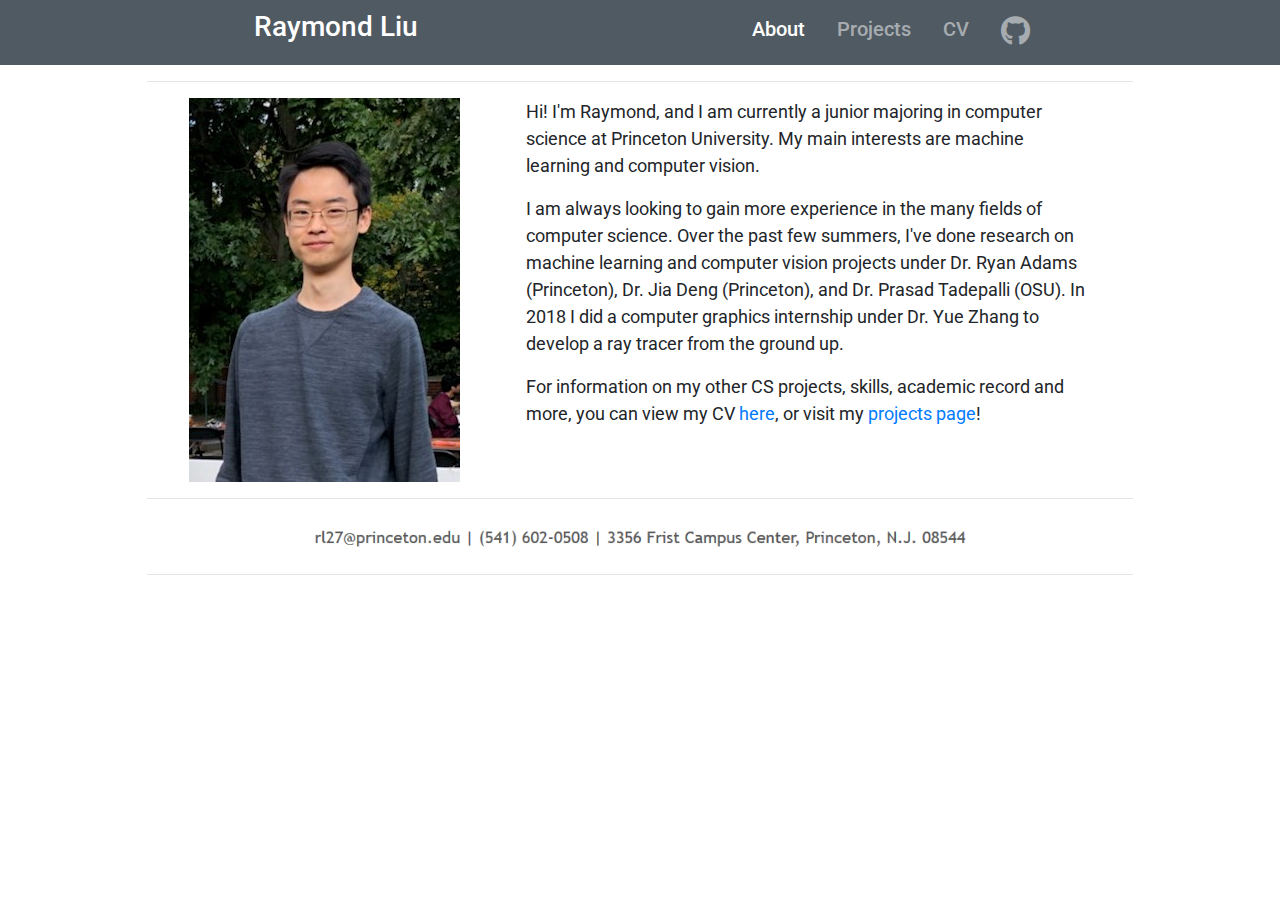
<file: index.html>
<!DOCTYPE html>
<html>
    <head><meta http-equiv="Content-Type" content="text/html; charset=utf-8">
    <!--<meta name="viewport" content="width=device-width, initial-scale=1.0">-->

    <title>Raymond Liu</title>

    <link href="https://fonts.googleapis.com/css?family=Roboto:100,400,700" rel="stylesheet">

    <link rel="stylesheet" href="https://maxcdn.bootstrapcdn.com/bootstrap/4.5.2/css/bootstrap.min.css">
    <link rel="stylesheet" href="https://maxcdn.bootstrapcdn.com/font-awesome/4.7.0/css/font-awesome.min.css" media="screen">
    <script src="https://ajax.googleapis.com/ajax/libs/jquery/3.5.1/jquery.min.js"></script>
    <script src="https://maxcdn.bootstrapcdn.com/bootstrap/4.5.2/js/bootstrap.min.js"></script>
    <link rel="stylesheet" href="assets/style.css" media="screen">

    <!-- Font awesome 5 (for icons) -->
    <link rel="stylesheet" href="https://cdnjs.cloudflare.com/ajax/libs/font-awesome/5.15.3/css/all.min.css ">

    <link rel="icon" type="image/png" href="assets/img/favicon_32x32.png" sizes="32x32" />
    <link rel="icon" type="image/png" href="assets/img/favicon_16x16.png" sizes="16x16" />

    </head>

    <body>

    <header>
    <nav class="navbar navbar-expand-md py-0 navbar-dark bg-faded justify-content-center">
        <div class="row" id="wrapper">
            <a class="navbar-brand" href="#"><h3>Raymond Liu</h3></a>
            <button class="navbar-toggler" type="button" data-toggle="collapse" data-target="#collapsibleNavbar">
                <span class="navbar-toggler-icon"></span>
            </button>
            <div class="collapse navbar-collapse" id="collapsibleNavbar">
                <ul class="navbar-nav ml-auto">
                    <li class="p-2 nav-item active"><a class="nav-link" href=""><h5>About</h5></a></li>
                    <li class="p-2 nav-item"><a class="nav-link" href="projects"><h5>Projects</h5></a></li>
                    <li class="p-2 nav-item"><a class="nav-link" href="assets/pdf/rl-cv.pdf" target="_blank"><h5>CV</h5></a></li>
                    <li class="p-2 nav-item"><a class="nav-link" href="https://github.com/rl27" target="_blank"><i class="fab fa-github" style="font-size:30px;"></i></a></li>
                </ul>
            </div>
        </div>
    </nav>
    </header>

    <main class="container">
        <hr>

        <div class="row justify-content-center">
            <div class="col-sm-4">
                <img class="img-fluid" id="profile" src="assets/img/profile2.jpg" alt="Me">
            </div>
		
            <div class="col-sm-7" id="description" style="padding-left:1vw;">
                <p>Hi! I'm Raymond, and I am currently a junior majoring in computer science at Princeton University. My main interests are machine learning and computer vision.</p>
                <p>I am always looking to gain more experience in the many fields of computer science. Over the past few summers, I've done research on machine learning and computer vision projects under Dr. Ryan Adams (Princeton), Dr. Jia Deng (Princeton), and Dr. Prasad Tadepalli (OSU). In 2018 I did a computer graphics internship under Dr. Yue Zhang to develop a ray tracer from the ground up.</p>
                <p>For information on my other CS projects, skills, academic record and more, you can view my CV <a href="assets/pdf/rl-cv.pdf" target="_blank">here</a>, or visit my <a href="https://www.cs.princeton.edu/~rl27/projects/">projects page</a>!</p>
                </p>
            </div>
        </div>

        <hr>

            <div class="col-sm-12" id="footer">
                <img class="img-fluid" src="assets/img/contact.png">
            </div>
			
        <hr>

    </main>

    </body>

</html>
</file>
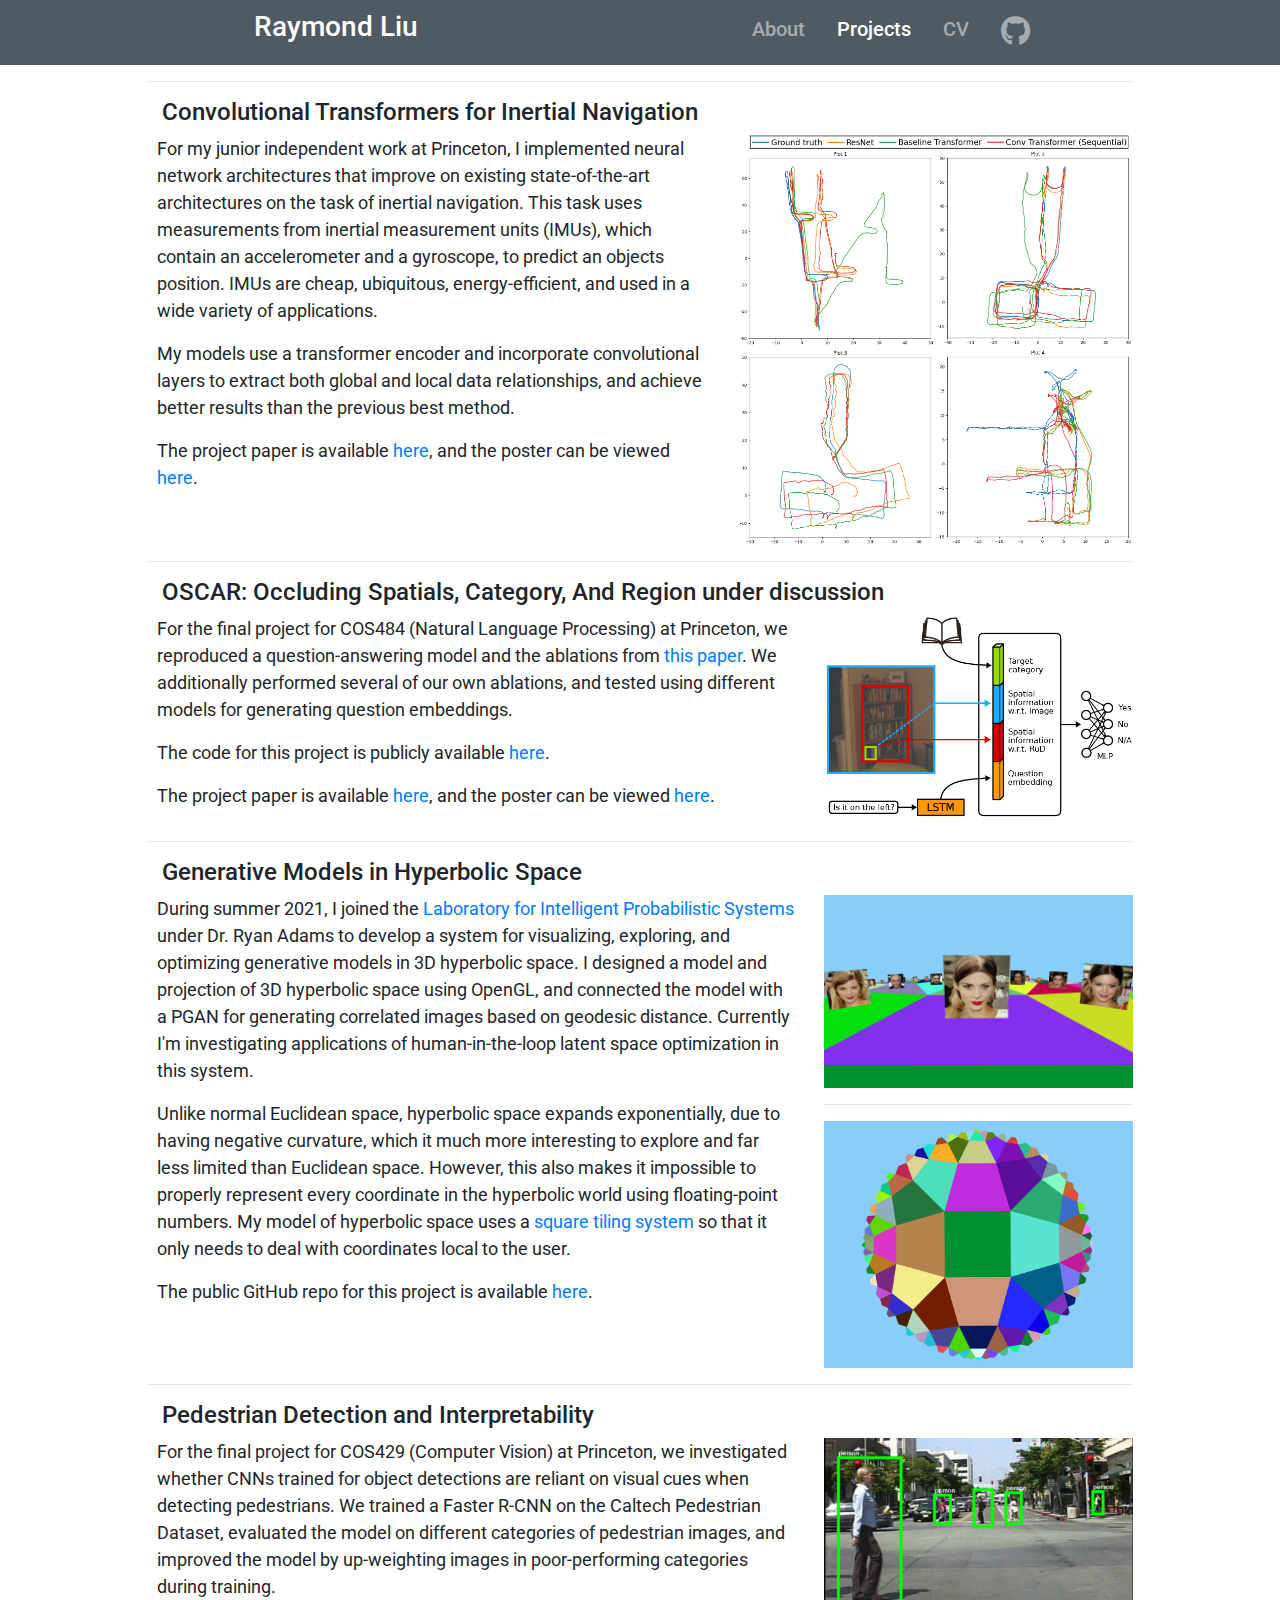
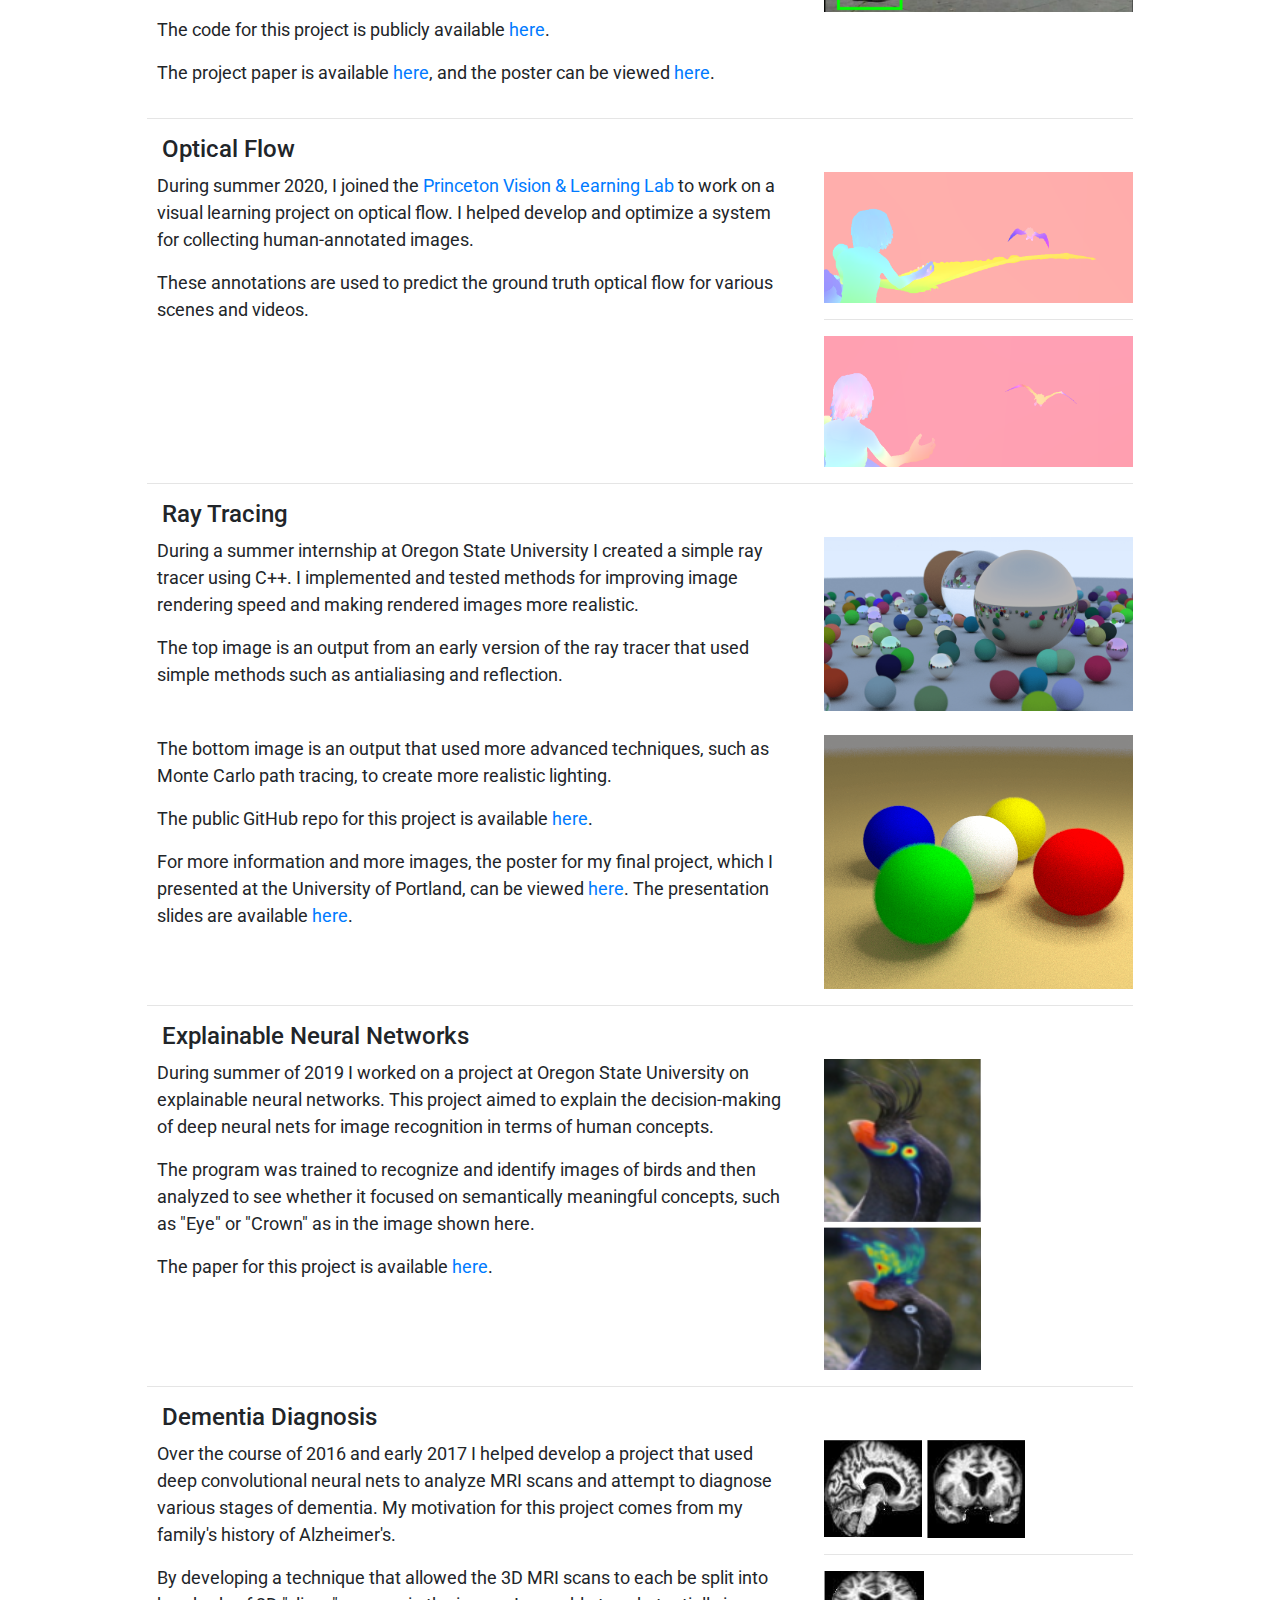
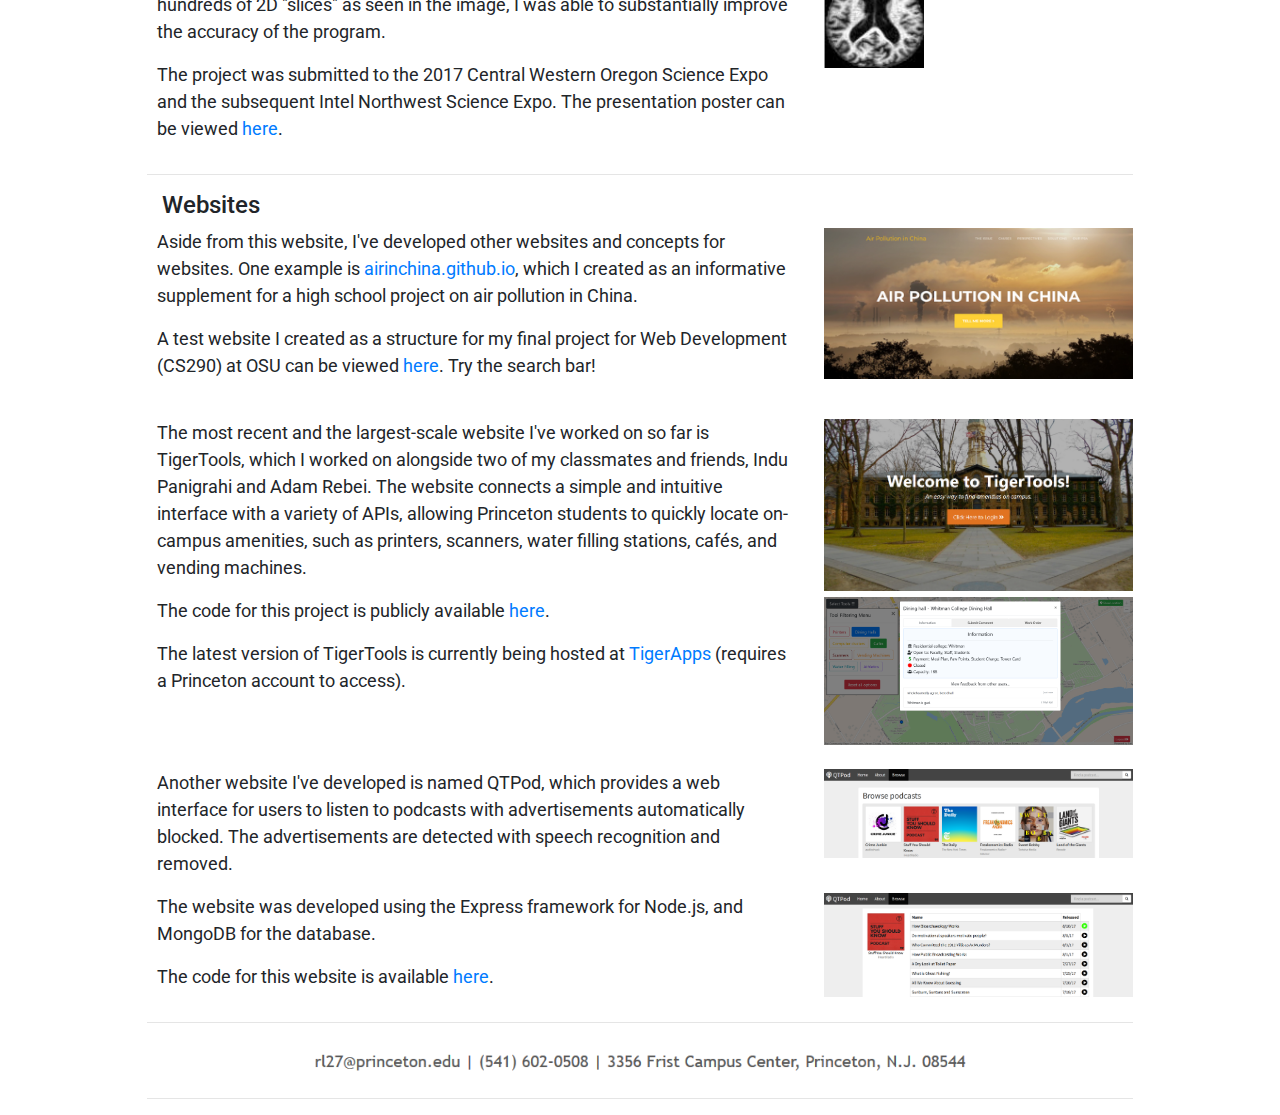
<file: projects/index.html>
<!DOCTYPE html>
<html>
    <head><meta http-equiv="Content-Type" content="text/html; charset=utf-8">
    <!--<meta name="viewport" content="width=device-width, initial-scale=1.0">-->

    <title>Raymond Liu</title>

    <link href="https://fonts.googleapis.com/css?family=Roboto:100,400,700" rel="stylesheet">

    <link rel="stylesheet" href="https://maxcdn.bootstrapcdn.com/bootstrap/4.5.2/css/bootstrap.min.css">
    <link rel="stylesheet" href="https://maxcdn.bootstrapcdn.com/font-awesome/4.7.0/css/font-awesome.min.css" media="screen">
    <script src="https://ajax.googleapis.com/ajax/libs/jquery/3.5.1/jquery.min.js"></script>
    <script src="https://maxcdn.bootstrapcdn.com/bootstrap/4.5.2/js/bootstrap.min.js"></script>
    <link rel="stylesheet" href="../assets/style.css" media="screen">

    <!-- Font awesome 5 (for icons) -->
    <link rel="stylesheet" href="https://cdnjs.cloudflare.com/ajax/libs/font-awesome/5.15.3/css/all.min.css ">

    <link rel="icon" type="image/png" href="../assets/img/favicon_32x32.png" sizes="32x32" />
    <link rel="icon" type="image/png" href="../assets/img/favicon_16x16.png" sizes="16x16" />

    </head>

    <body>

    <header>
    <nav class="navbar navbar-expand-md py-0 navbar-dark bg-faded justify-content-center">
        <div class="row" id="wrapper">
            <a class="navbar-brand" href="#"><h3>Raymond Liu</h3></a>
            <button class="navbar-toggler" type="button" data-toggle="collapse" data-target="#collapsibleNavbar">
                <span class="navbar-toggler-icon"></span>
            </button>
            <div class="collapse navbar-collapse" id="collapsibleNavbar">
                <ul class="navbar-nav ml-auto">
                    <li class="p-2 nav-item"><a class="nav-link" href="../"><h5>About</h5></a></li>
                    <li class="p-2 nav-item active"><a class="nav-link" href="../projects"><h5>Projects</h5></a></li>
                    <li class="p-2 nav-item"><a class="nav-link" href="../assets/pdf/rl-cv.pdf" target="_blank"><h5>CV</h5></a></li>
                    <li class="p-2 nav-item"><a class="nav-link" href="https://github.com/rl27" target="_blank"><i class="fab fa-github" style="font-size:30px;"></i></a></li>
                </ul>
            </div>
        </div>
    </nav>
    </header>

    <main class="container">

    <hr>
    <div class="col">
        <h4>Convolutional Transformers for Inertial Navigation</h4>
    </div>
    <div class="row">
        <div class="col-sm-7" id="description">
            <p>For my junior independent work at Princeton, I implemented neural network architectures that improve on existing state-of-the-art architectures on the task of inertial navigation. This task uses measurements from inertial measurement units (IMUs), which contain an accelerometer and a gyroscope, to predict an objects position. IMUs are cheap, ubiquitous, energy-efficient, and used in a wide variety of applications.</p>
            <p>My models use a transformer encoder and incorporate convolutional layers to extract both global and local data relationships, and achieve better results than the previous best method.</p>
            <p>The project paper is available <a href="../assets/pdf/iw_report.pdf">here</a>, and the poster can be viewed <a href="../assets/img/iw_poster.pdf">here</a>.</p>
        </div>

        <div class="col">
            <img class="img-fluid" src="../assets/img/cvit.png" alt="Ground truth and predicted trajectories from various models.">
        </div>
    </div>

    <hr>
    <div class="col">
        <h4>OSCAR: Occluding Spatials, Category, And Region under discussion</h4>
    </div>
    <div class="row">
        <div class="col-sm-8" id="description">
            <p>For the final project for COS484 (Natural Language Processing) at Princeton, we reproduced a question-answering model and the ablations from <a href="https://aclanthology.org/2021.emnlp-main.390.pdf" target="_blank">this paper</a>. We additionally performed several of our own ablations, and tested using different models for generating question embeddings.</p>
            <p>The code for this project is publicly available <a href="https://github.com/ind1010/Region-under-discussion-for-visual-dialog" target="_blank">here</a>.</p>
            <p>The project paper is available <a href="../assets/pdf/COS484_Report.pdf">here</a>, and the poster can be viewed <a href="../assets/img/484poster.pdf">here</a>.</p>
        </div>

        <div class="col">
            <img class="img-fluid" src="../assets/img/qcs_rud.png" alt="The QCS+RuD model.">
        </div>
    </div>

    <hr>
    <div class="col">
        <h4>Generative Models in Hyperbolic Space</h4>
    </div>
    <div class="row">
        <div class="col-sm-8" id="description">
            <p>During summer 2021, I joined the <a href="https://lips.cs.princeton.edu/" target="_blank">Laboratory for Intelligent Probabilistic Systems</a> under Dr. Ryan Adams to develop a system for visualizing, exploring, and optimizing generative models in 3D hyperbolic space. I designed a model and projection of 3D hyperbolic space using OpenGL, and connected the model with a PGAN for generating correlated images based on geodesic distance. Currently I'm investigating applications of human-in-the-loop latent space optimization in this system.</p>
            <p>Unlike normal Euclidean space, hyperbolic space expands exponentially, due to having negative curvature, which it much more interesting to explore and far less limited than Euclidean space. However, this also makes it impossible to properly represent every coordinate in the hyperbolic world using floating-point numbers. My model of hyperbolic space uses a <a href="https://en.wikipedia.org/wiki/Order-5_square_tiling" target="_blank">square tiling system</a> so that it only needs to deal with coordinates local to the user.</p>
            <p>The public GitHub repo for this project is available <a href="https://github.com/rl27/Mercator" target="_blank">here</a>.</p>
        </div>

        <div class="col">
            <img class="img-fluid" src="../assets/img/disk3.png" alt="Hyperbolic space">
            <hr>
            <img class="img-fluid" src="../assets/img/disk.png" alt="Hyperbolic space">
        </div>
    </div>

    <hr>
    <div class="col">
        <h4>Pedestrian Detection and Interpretability</h4>
    </div>
    <div class="row">
        <div class="col-sm-8" id="description">
            <p>For the final project for COS429 (Computer Vision) at Princeton, we investigated whether CNNs trained for object detections are reliant on visual cues when detecting pedestrians. We trained a Faster R-CNN on the Caltech Pedestrian Dataset, evaluated the model on different categories of pedestrian images, and improved the model by up-weighting images in poor-performing categories during training.</p>
            <p>The code for this project is publicly available <a href="https://github.com/ind1010/pedestrian_detection_interpretability" target="_blank">here</a>.</p>
            <p>The project paper is available <a href="../assets/pdf/COS429_Report.pdf">here</a>, and the poster can be viewed <a href="../assets/img/429poster.png">here</a>.</p>
        </div>
        <br>

        <div class="col">
            <img class="img-fluid" src="../assets/img/caltech_pedestrian.png" alt="Pedestrians">
            
        </div>
    </div>

    <hr>
    <div class="col">
        <h4>Optical Flow</h4>
    </div>
    <div class="row">
        <div class="col-sm-8" id="description">
            <p>During summer 2020, I joined the <a href="https://pvl.cs.princeton.edu/" target="_blank">Princeton Vision & Learning Lab</a> to work on a visual learning project on optical flow. I helped develop and optimize a system for collecting human-annotated images.</p>
            <p>These annotations are used to predict the ground truth optical flow for various scenes and videos.</p>
        </div>
        <br>

        <div class="col">
            <img class="img-fluid" src="../assets/img/frame_0001.png" alt="Frame 1">
            <hr>
            <img class="img-fluid" src="../assets/img/frame_0008.png" alt="Frame 8">
            
        </div>
    </div>

	<hr>
    <div class="col">
        <h4>Ray Tracing</h4>
    </div>
    <div class="row">
        <div class="col-sm-8" id="description">
            <p>During a summer internship at Oregon State University I created a simple ray tracer using C++. I implemented and tested methods for improving image rendering speed and making rendered images more realistic.</p>
            <p>The top image is an output from an early version of the ray tracer that used simple methods such as antialiasing and reflection.</p>
        </div>

        <div class="col">
            <img class="img-fluid" src="../assets/img/rt_spheres.png" alt="Spheres">
        </div>
    </div>

    </br>

    <div class="row">
        <div class="col-sm-8" id="description">
            <p>The bottom image is an output that used more advanced techniques, such as Monte Carlo path tracing, to create more realistic lighting.</p>
            <p>The public GitHub repo for this project is available <a href="https://github.com/rl27/ray-tracing" target="_blank">here</a>.</p>
            <p>For more information and more images, the poster for my final project, which I presented at the University of Portland, can be viewed <a href="../assets/pdf/rt_poster.pdf">here</a>. The presentation slides are available <a href="../assets/pdf/physically_based_rendering.pptx">here</a>.</p>
        </div>

        <div class="col">
            <img class="img-fluid" src="../assets/img/path_tracing.png" alt="Path tracing">
        </div>
    </div>

    <hr>
    <div class="col">
        <h4>Explainable Neural Networks</h4>
    </div>

    <div class="row">
        <div class="col-sm-8" id="description">
            <p>During summer of 2019 I worked on a project at Oregon State University on explainable neural networks. This project aimed to explain the decision-making of deep neural nets for image recognition in terms of human concepts.</p>
            <p>The program was trained to recognize and identify images of birds and then analyzed to see whether it focused on semantically meaningful concepts, such as "Eye" or "Crown" as in the image shown here.</p>
            <p>The paper for this project is available <a href="https://arxiv.org/abs/1812.07150">here</a>.
        </div>

        <div class="col">
            <img class="img-fluid" src="../assets/img/xnn.png" alt="XNN">
        </div>
    </div>

    <hr>
    <div class="col">
        <h4>Dementia Diagnosis</h4>
    </div>

    <div class="row">
        <div class="col-sm-8" id="description">
            <p>Over the course of 2016 and early 2017 I helped develop a project that used deep convolutional neural nets to analyze MRI scans and attempt to diagnose various stages of dementia. My motivation for this project comes from my family's history of Alzheimer's.</p>
            <p>By developing a technique that allowed the 3D MRI scans to each be split into hundreds of 2D "slices" as seen in the image, I was able to substantially improve the accuracy of the program.</p>
            <p>The project was submitted to the 2017 Central Western Oregon Science Expo and the subsequent Intel Northwest Science Expo. The presentation poster can be viewed <a href="../assets/pdf/isef_poster.pdf">here</a>.</p>
        </div>
			
        <div class="col">
            <img class="img-fluid" src="../assets/img/mri_scan_1.png" alt="2D MRI scan">
            <img class="img-fluid" src="../assets/img/mri_scan_2.png" alt="2D MRI scan">
            <hr>
            <img class="img-fluid" src="../assets/img/mri_scan_3.png" alt="2D MRI scan">
        </div>
    </div>
   
    <hr>
    <div class="col">
        <h4>Websites</h4>
    </div>

    <div class="row">
        <div class="col-sm-8" id="description">
            <p>Aside from this website, I've developed other websites and concepts for websites. One example is <a href="https://airinchina.github.io/">airinchina.github.io</a>, which I created as an informative supplement for a high school project on air pollution in China.</p>
            <p>A test website I created as a structure for my final project for Web Development (CS290) at OSU can be viewed <a href="../assets/riddet">here</a>. Try the search bar!</p>
        </div>
			
        <div class="col">
            <a href="https://airinchina.github.io/" target="_blank"><img class="img-fluid" src="../assets/img/airchina.png" alt="Air in China"></a>
        </div>
    </div>

    <br>

    <div class="row">
        <div class="col-sm-8" id="description">
            <p>The most recent and the largest-scale website I've worked on so far is TigerTools, which I worked on alongside two of my classmates and friends, Indu Panigrahi and Adam Rebei. The website connects a simple and intuitive interface with a variety of APIs, allowing Princeton students to quickly locate on-campus amenities, such as printers, scanners, water filling stations, cafés, and vending machines.</p>
        </div>
            
        <div class="col">
            <img class="img-fluid" src="../assets/img/tigertools.png" alt="TigerTools landing page">
        </div>
    </div>
    <div class="row">
        <div class="col-sm-8" id="description">
            <p>The code for this project is publicly available <a href="https://github.com/PrincetonUSG/TigerTools" target="_blank">here</a>.</p>
            <p>The latest version of TigerTools is currently being hosted at <a href="https://www.tigerapps.org/#campus" target="_blank">TigerApps</a> (requires a Princeton account to access).</p>
        </div>
            
        <div class="col">
            <img class="img-fluid" src="../assets/img/tigertools2.png" alt="TigerTools interface">
        </div>
    </div>

    <br>

    <div class="row">
        <div class="col-sm-8" id="description">
            <p>Another website I've developed is named QTPod, which provides a web interface for users to listen to podcasts with advertisements automatically blocked. The advertisements are detected with speech recognition and removed.</p>
        </div>
            
        <div class="col">
            <img class="img-fluid" src="../assets/img/qtpod_popular.png" alt="QTPod popular page">
        </div>
    </div>
    <div class="row">
        <div class="col-sm-8" id="description">
            <p>The website was developed using the Express framework for Node.js, and MongoDB for the database.</p>
            <p>The code for this website is available <a href="https://github.com/QTPod/qtpod-site" target="_blank">here</a>.</p>
        </div>
            
        <div class="col">
            <img class="img-fluid" src="../assets/img/qtpod_single.png" alt="Podcast interface">
        </div>
    </div>
   
    <hr>
    <div class="col-sm-12">
        <img class="img-fluid" src="../assets/img/contact.png">
    </div>			
    <hr>

    </main>

    </body>

</html>
</file>
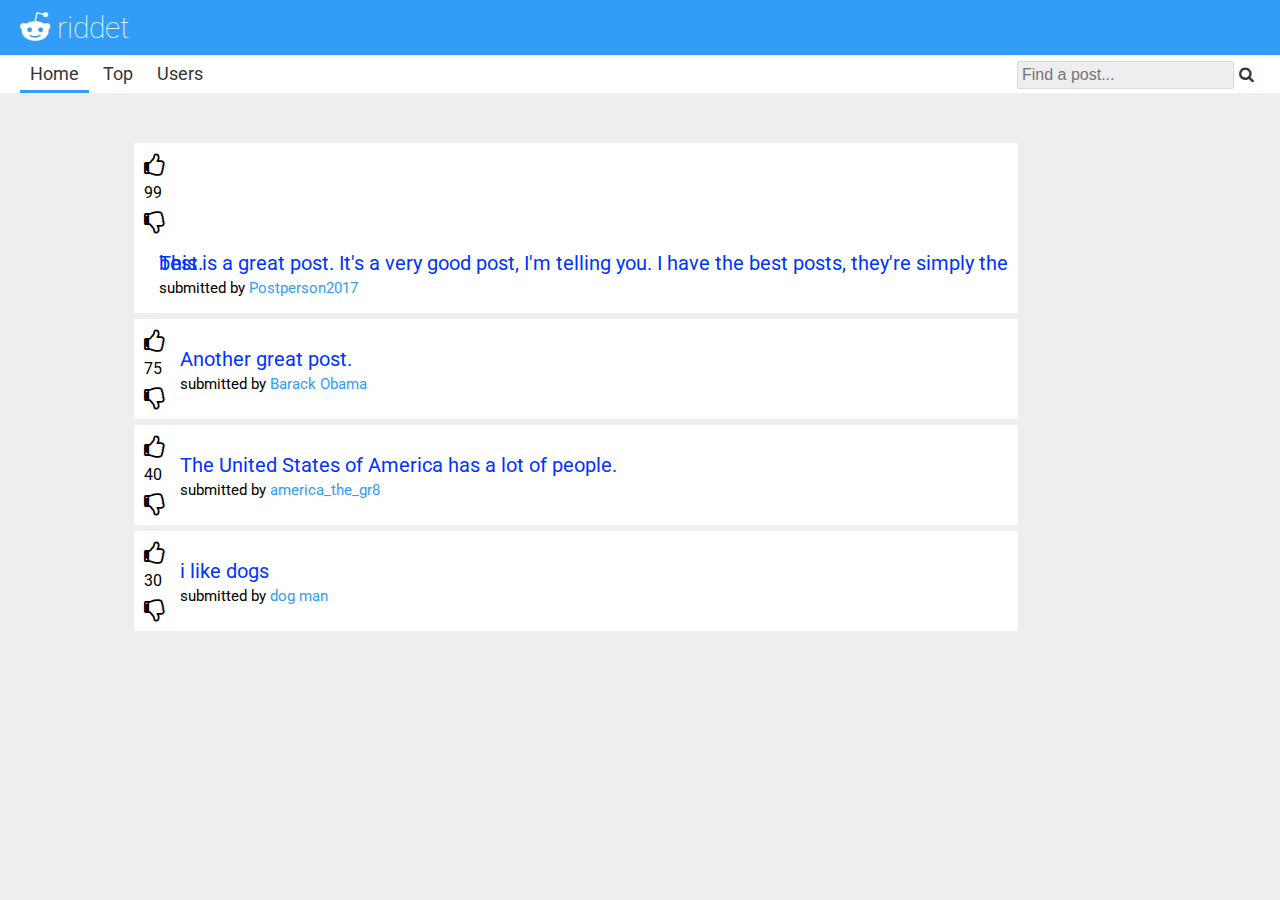
<file: assets/riddet/index.html>
<!DOCTYPE html>
<html>
  <head>

    <meta charset="utf-8">
    <title>Riddet</title>

    <link href="https://fonts.googleapis.com/css?family=Roboto:100,400,700" rel="stylesheet">

    <link rel="stylesheet" href="https://maxcdn.bootstrapcdn.com/font-awesome/4.7.0/css/font-awesome.min.css" media="screen">

    <link rel="stylesheet" href="style.css" media="screen">

  </head>

  <body>

    <header>
      <a href="#"><h1 class="site-title"><i class="fa fa-reddit-alien"></i> riddet</h1></a>

      <nav class="navbar">
        <ul class="navlist">
          <li class="navitem navlink active"><a href="#">Home</a></li>
          <li class="navitem navlink"><a href="#">Top</a></li>
          <li class="navitem navlink"><a href="#">Users</a></li>
          <li class="navitem navbar-search">
            <input type="text" id="navbar-search-input" placeholder="Find a post...">
            <button type="button" id="navbar-search-button"><i class="fa fa-search"></i></button>
          </li>
        </ul>
      </nav>
    </header>

	<main class="post-container">
	
		<article class="post">
		<div class="likebox">
			<div class="likeicon">
				<i class="fa fa-thumbs-o-up"></i>
			</div>
			<p class="likes">99</p>
			<div class="dislikeicon">
				<i class="fa fa-thumbs-o-down"></i>
			</div>
		</div>
		<div>
			<p class="post-text">
				<a href="#" id="text-content">This is a great post. It's a very good post, I'm telling you. I have the best posts, they're simply the best.</a>
			</p>
			<p class="post-author">
				submitted by <a href="#" id="author-name">Postperson2017</a>
			</p>
		</div>
		</article>
		
		<article class="post">
		<div class="likebox">
			<div class="likeicon">
				<i class="fa fa-thumbs-o-up"></i>
			</div>
			<p class="likes">75</p>
			<div class="dislikeicon">
				<i class="fa fa-thumbs-o-down"></i>
			</div>
		</div>
		<div>
			<p class="post-text">
				<a href="#" id="text-content">Another great post.</a>
			</p>
			<p class="post-author">
				submitted by <a href="#" id="author-name">Barack Obama</a>
			</p>
		</div>
		</article>
		
		<article class="post">
		<div class="likebox">
			<div class="likeicon">
				<i class="fa fa-thumbs-o-up"></i>
			</div>
			<p class="likes">40</p>
			<div class="dislikeicon">
				<i class="fa fa-thumbs-o-down"></i>
			</div>
		</div>
		<div>
			<p class="post-text">
				<a href="#" id="text-content">The United States of America has a lot of people.</a>
			</p>
			<p class="post-author">
				submitted by <a href="#" id="author-name">america_the_gr8</a>
			</p>
		</div>
		</article>
		
		<article class="post">
		<div class="likebox">
			<div class="likeicon">
				<i class="fa fa-thumbs-o-up"></i>
			</div>
			<p class="likes">30</p>
			<div class="dislikeicon">
				<i class="fa fa-thumbs-o-down"></i>
			</div>	
		</div>
		<div>
			<p class="post-text">
				<a href="#" id="text-content">i like dogs</a>
			</p>
			<p class="post-author">
				submitted by <a href="#" id="author-name">dog man</a>
			</p>
		</div>
		</article>

  </body>

  <script src="script.js" charset="utf-8"></script>

</html>
</file>
<file: assets/style.css>
body {
    /*font-family: 'Roboto', 'Helvetica Neue', Helvetica, Arial, sans-serif;*/
    margin: 0;
    background-color: #fff;
}

a {
    text-decoration: none;
}

.navbar {
    background-color: #505a62;
    /*background-color: #E8E8E8;*/
}

.navbar-brand {
    padding: 0 20px;
    margin-top: 10px;
    float: none;
}

.navbar-nav {
    align-items: center;
}

#wrapper {
    width: 65%;
}

.container {
    padding-left: 6vw;
    padding-right: 6vw;
    /*padding-top: 2vw;
    padding-bottom: 2vw;*/
}

#description {
    font-size: 18px;
    padding-left: 2vw;
}

#footer {
    color: #595959;
}
</file>
<file: assets/riddet/style.css>
body {
  font-family: Roboto, Helvetica, sans-serif;
  margin: 0;
  background-color: #eee;
}

a {
  text-decoration: none;
}

.site-title {
  margin: 0;
  padding: 10px 20px;
  font-size: 30px;
  font-weight: 100;
  background-color: #319df6;
  color: #fff;
}

.navbar {
  background-color: #fff;
  font-size: 18px;
  line-height: 22px;
}

.navlist {
  margin: 0 0 0 20px;
  padding: 0;
}

.navitem {
  display: inline-block;
}

a {
  color: #343434;
}

a:hover,
a:focus {
  color: #319df6;
}

a:focus {
  outline: none;
}

.navlink a {
  padding: 8px 10px;
  display: inline-block;
}

.navlink.active {
  box-shadow: inset 0 -3px #319df6;
}

.navbar-search {
  float: right;
  margin-right: 20px;
  padding: 0;
  line-height: 38px;
}

#navbar-search-input {
  padding: 4px;
  font-size: 16px;
  background-color: #eee;
  border: 1px solid #dadada;
  border-radius: 2px;
}

#navbar-search-input:focus {
  outline: none;
  background-color: #fff;
}

#navbar-search-button {
  margin-left: -5px;
  font-size: 16px;
  background: none;
  border: none;
  color: #343434;
  cursor: pointer;
}

#navbar-search-button:hover {
  color: #319df6;
}

#navbar-search-button:focus {
  color: #319df6;
  outline: none;
}





.post-container {
	width: 70%;
	margin: 50px 10%;
	display: block;
}

.post {
	margin: 6px;
	padding: 10px;
	background-color: #fff;
	line-height: 0;
	display: flex;
	flex-wrap: wrap;
}

.likebox {
	display: block;
}

.likeicon, .dislikeicon {
	font-size: 24px;
}

.post-text, .post-author {
	margin-left: 15px;
	flex: 1 1 80%;
}

.post-text {
	color: #0033ff;
	margin-top: 30px;
	font-size: 20px;
}

#text-content {
	color: #0033ff;
}

.post-author {
	font-size: 15px;
	margin-top: 25px;
}

#author-name {
	color: #319df6;
}

#author-name:hover {
	text-decoration: underline;
}






.error-container {
  margin-top: 50px;
  text-align: center;
}

.error-container h2 {
  margin: 10px 0;
  font-size: 96px;
  font-weight: 100;
}

.error-container h3 {
  margin: 10px 0;
  font-size: 36px;
  font-weight: 400;
}
</file>
